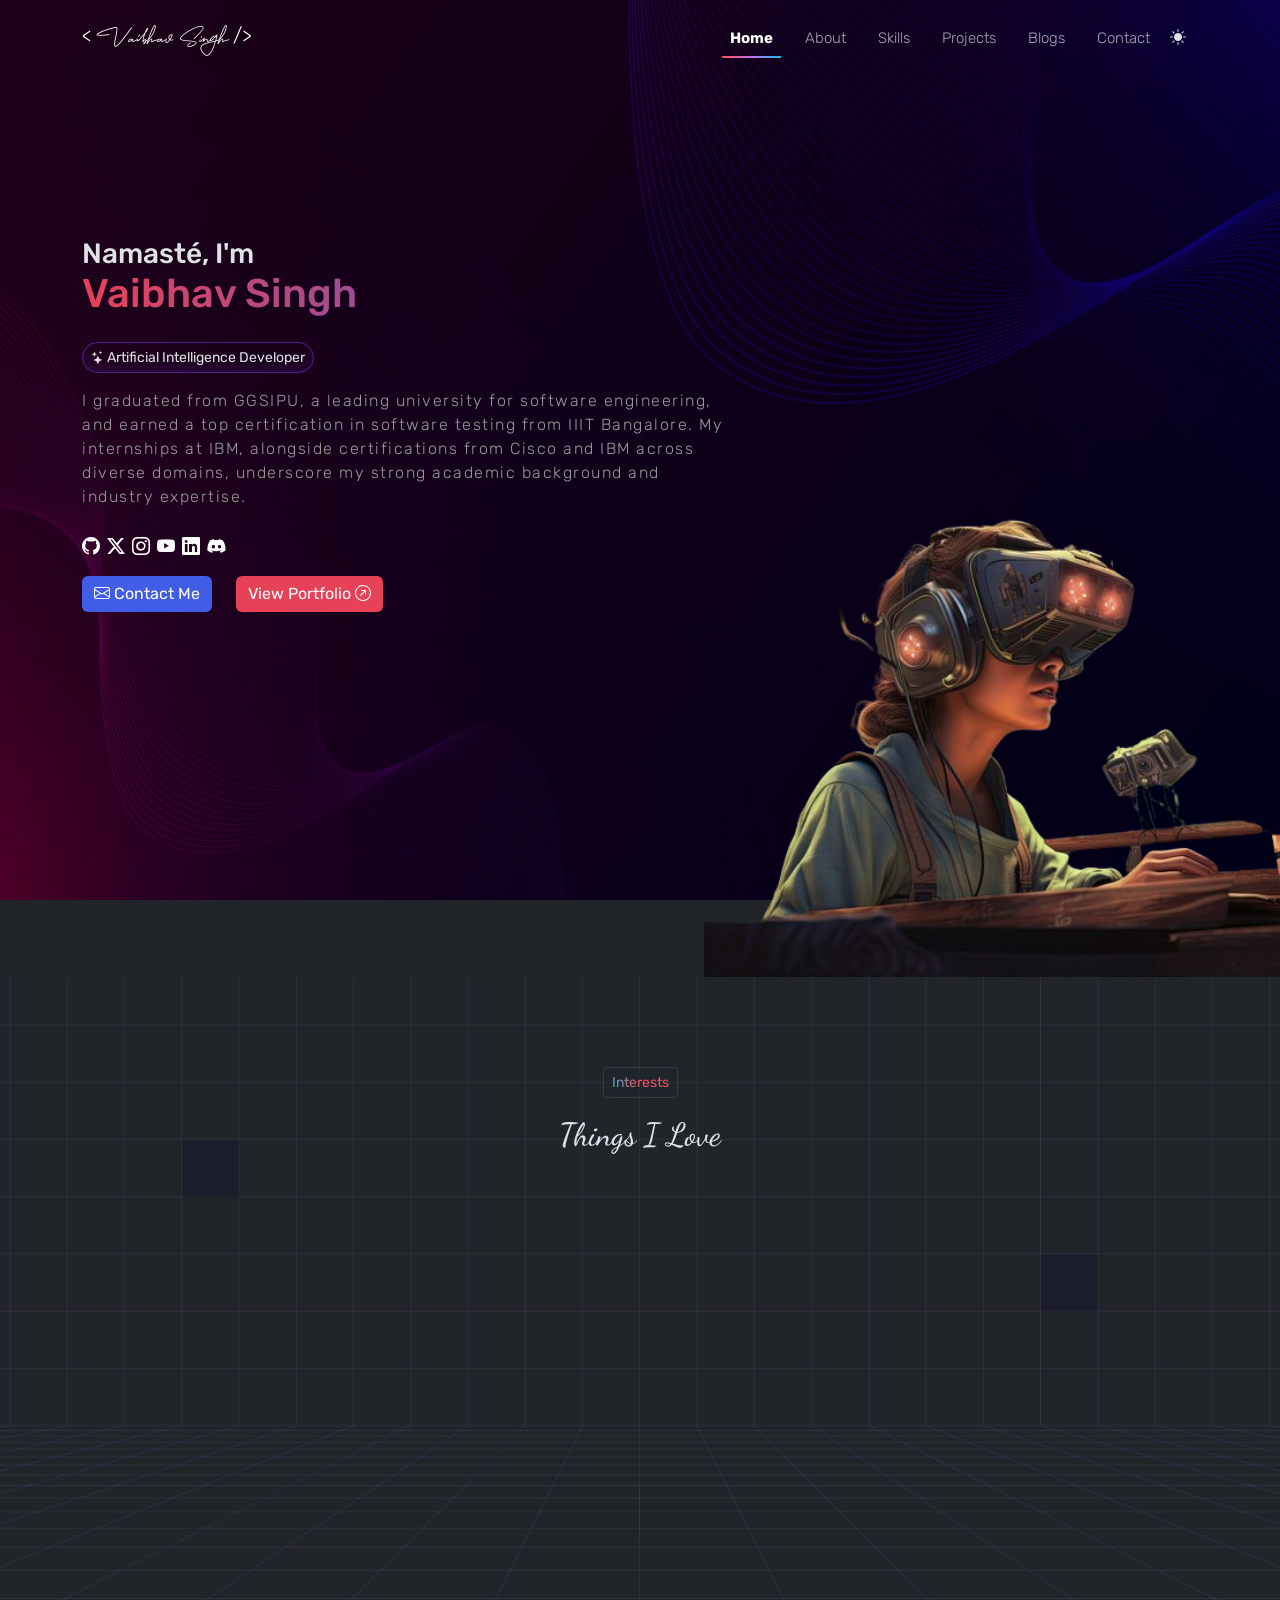
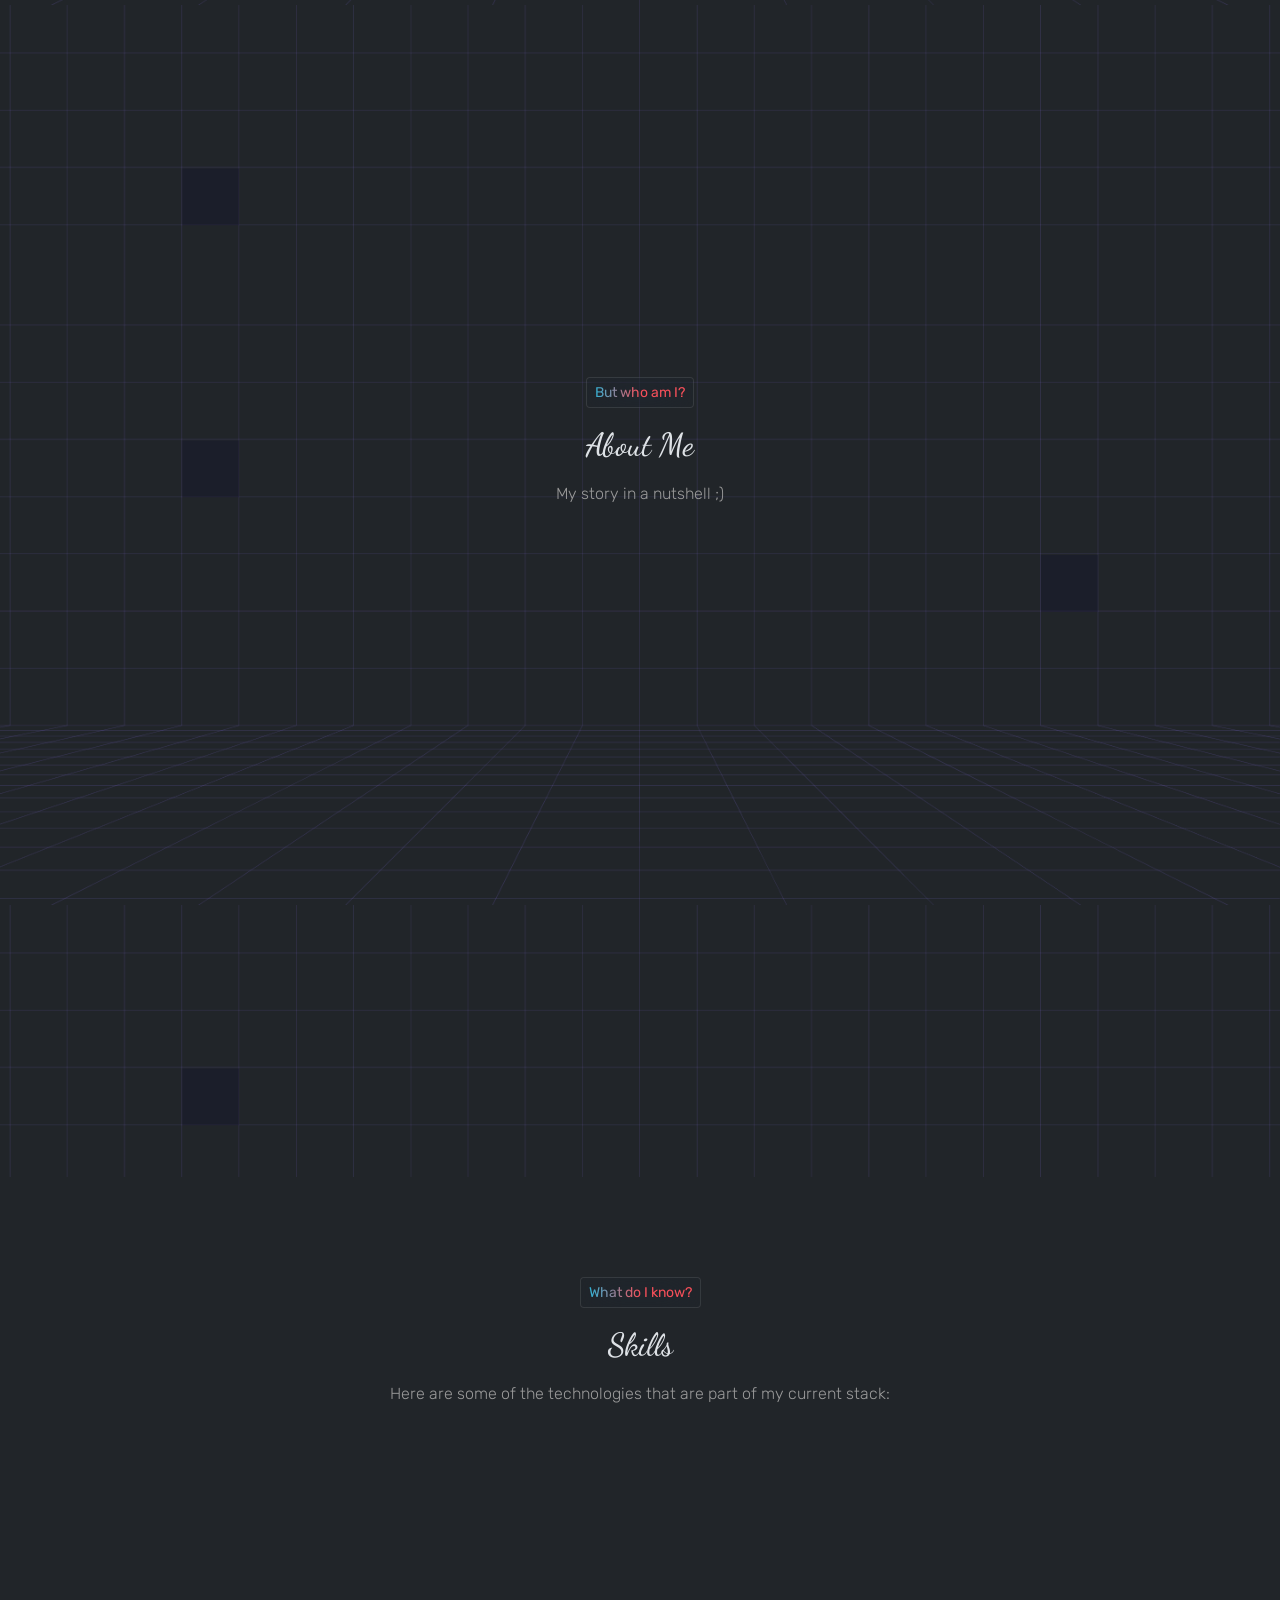
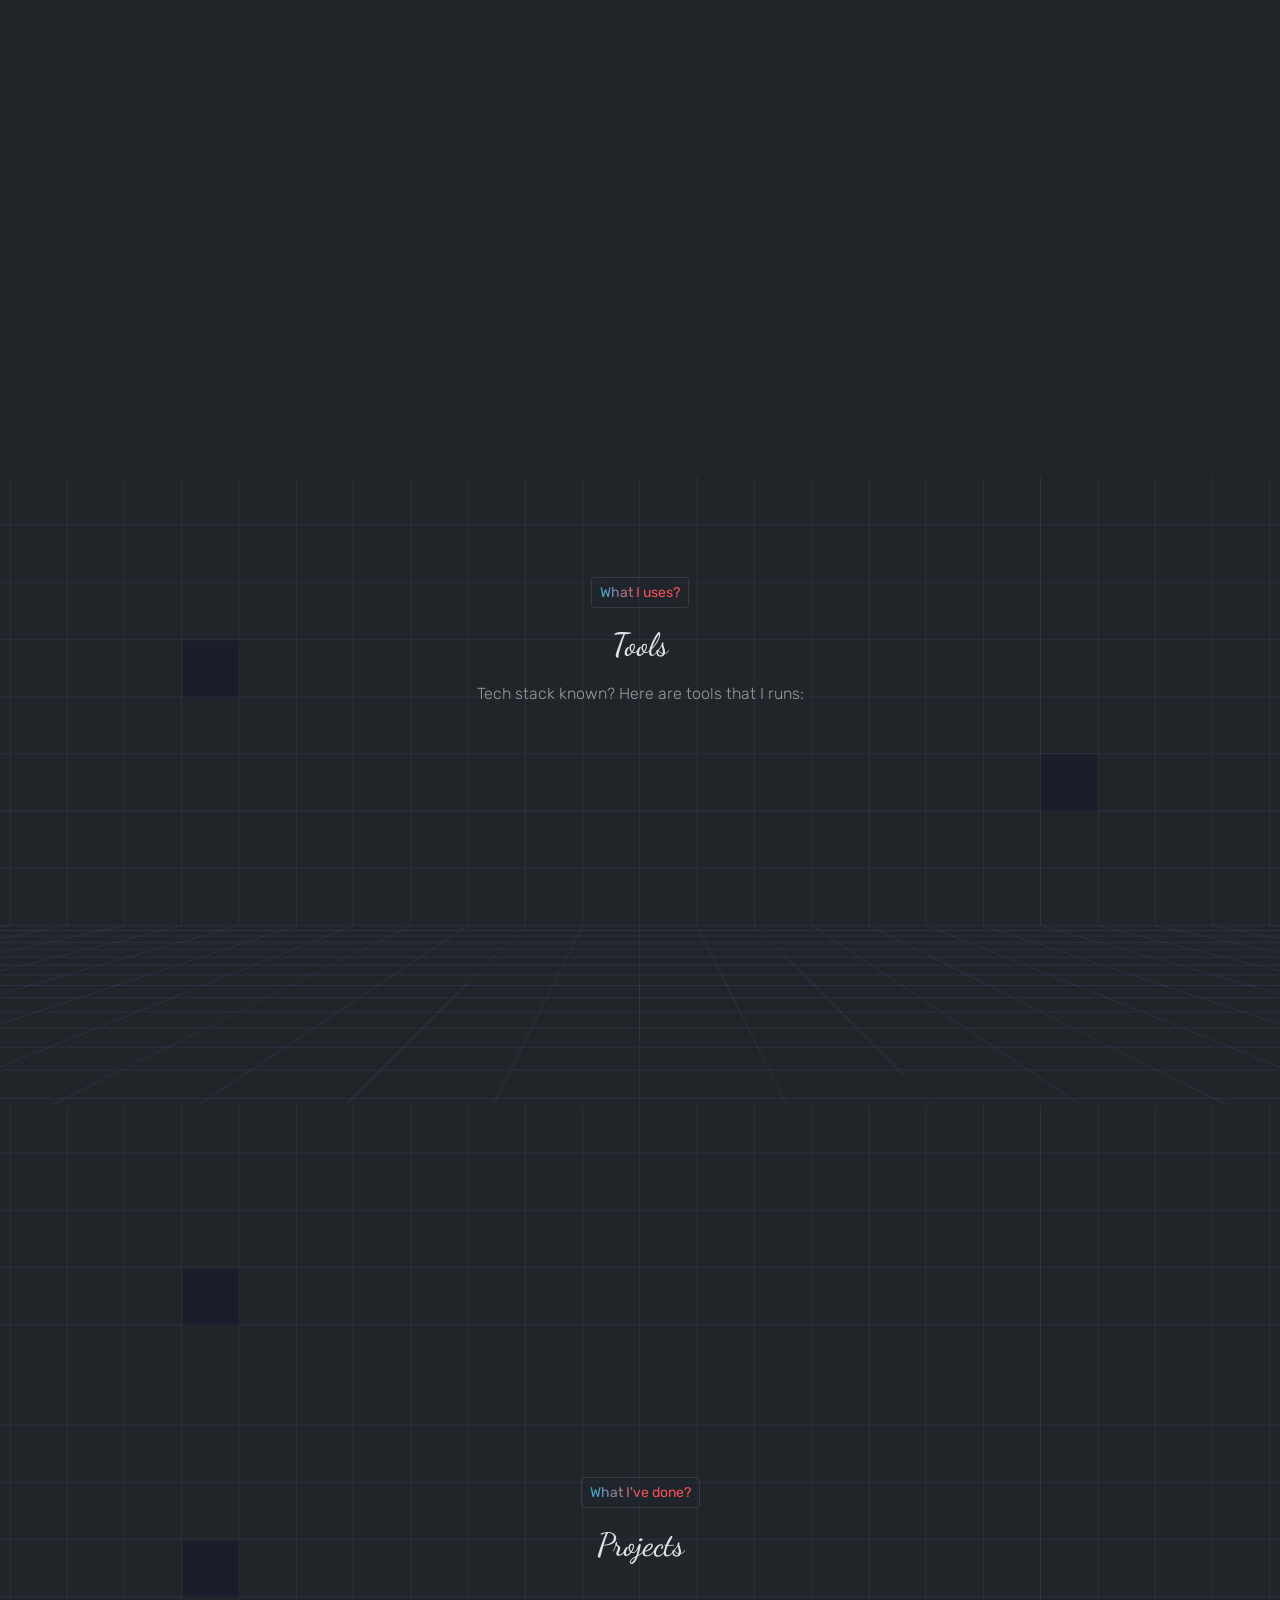
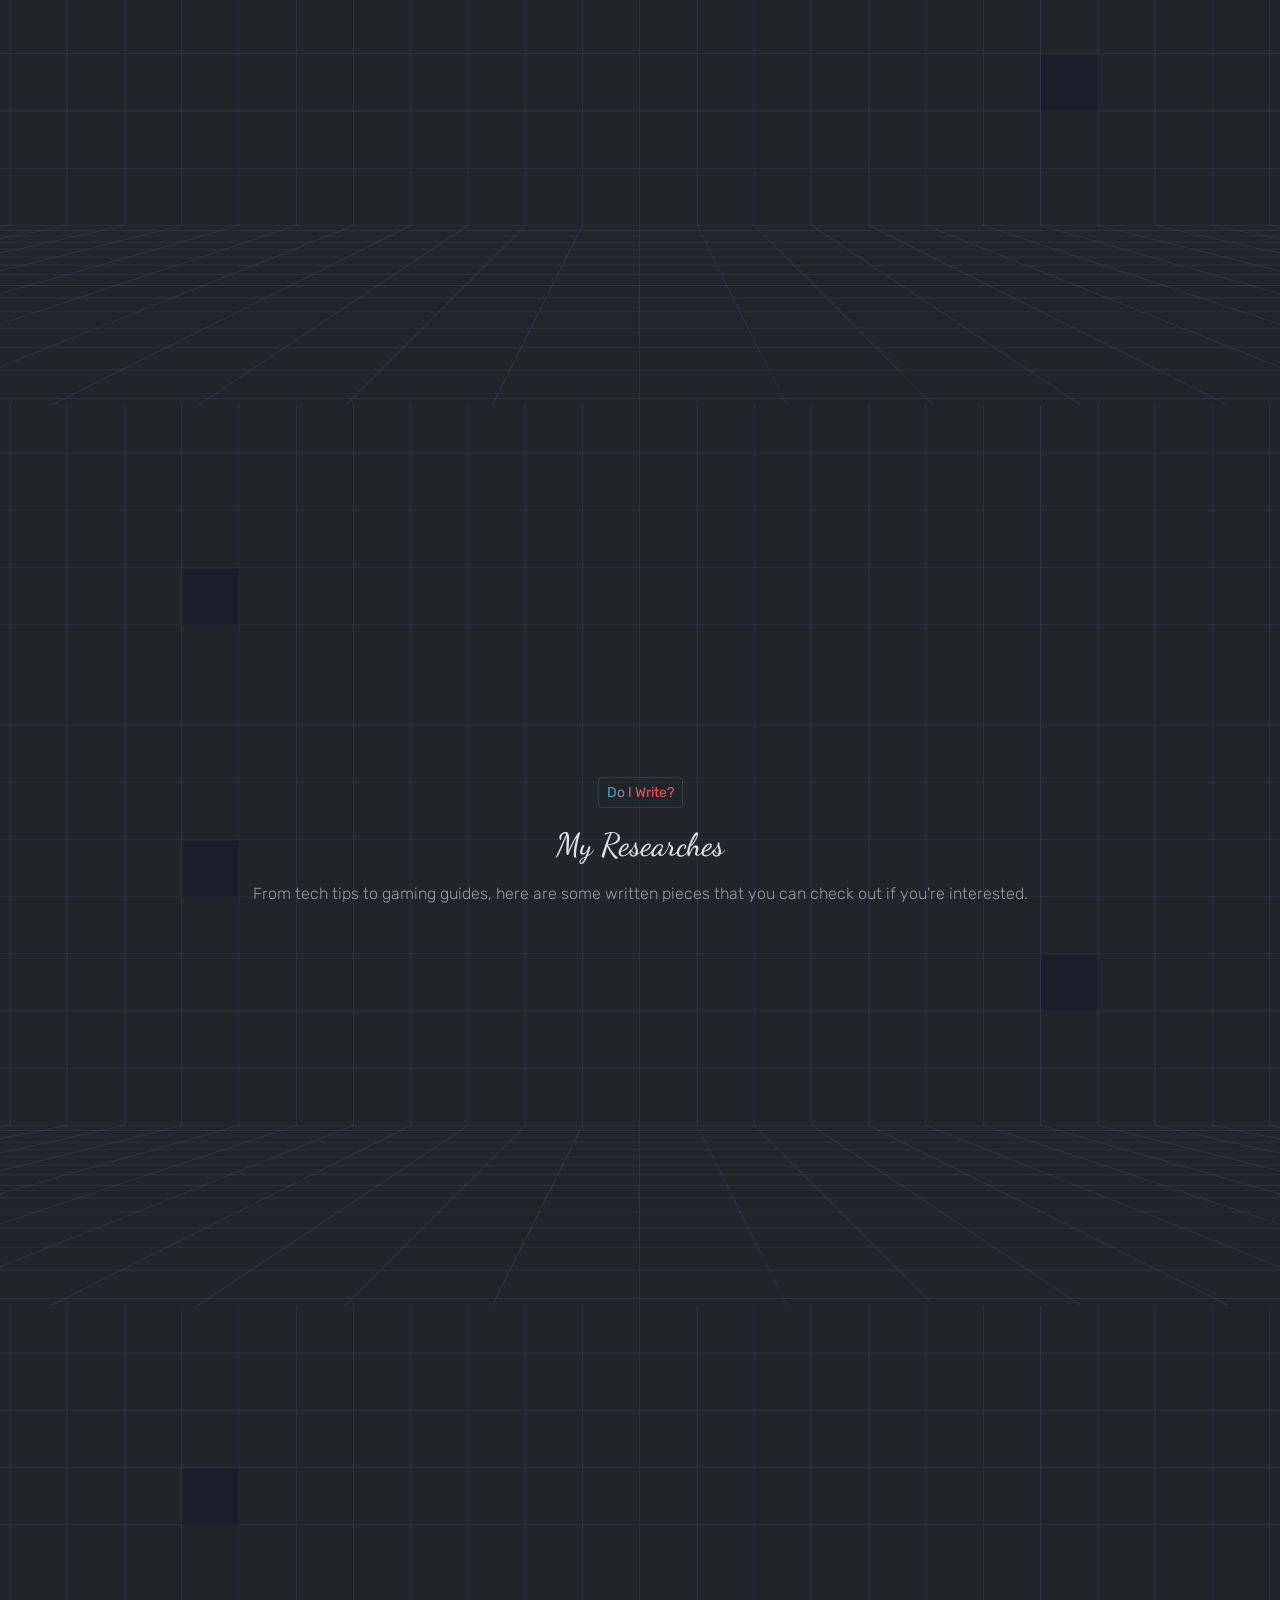
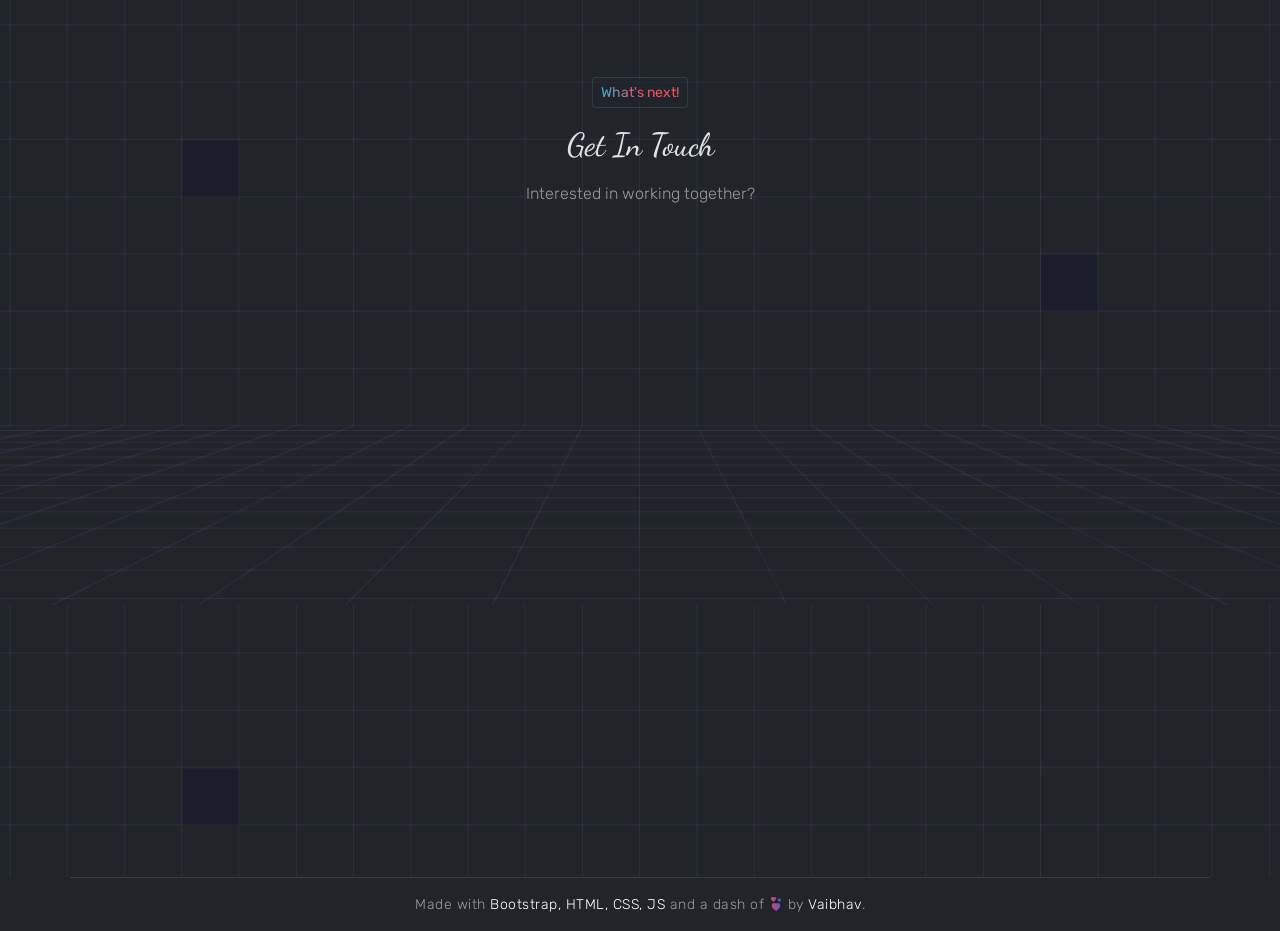
<file: index.html>
<!DOCTYPE html>
<html lang="en">
<head>
    <meta charset="UTF-8">
    <meta name="viewport" content="width=device-width, initial-scale=1.0">

    <!-- Primary Meta Tags -->
    <title>Vaibhav Singh - Software Developer</title>

    <meta name="title" content="Vaibhav Singh - Frontend Web Developer">
    <meta name="description" content="Vaibhav Singh - Passionate Frontend Web Developer creating beautiful and responsive websites. Explore my portfolio and blog for tech insights.">
    <meta name="keywords" content="Vaibhav Singh, Web Developer, Frontend Developer, Portfolio, Blog, Tech Insights">
    <meta name="author" content="Vaibhav Singh">

    <!-- Open Graph Meta Tags / Facebook -->
    <meta property="og:title" content="Vaibhav Singh - Frontend Web Developer">
    <meta property="og:description" content="Passionate about crafting beautiful and responsive websites. Explore my portfolio and blog for tech insights.">
    <meta property="og:image" content="assets/images/vaibhav.png">
    <meta property="og:url" content="/">
    <meta property="og:type" content="website">

    <!-- Twitter Card Meta Tags -->
    <meta name="twitter:card" content="summary_large_image">
    <meta name="twitter:title" content="Vaibhav Singh - Frontend Web Developer">
    <meta name="twitter:description" content="Passionate about crafting beautiful and responsive websites. Explore my portfolio and blog for tech insights.">
    <meta name="twitter:image" content="assets/images/vaibhav.png">

    <!-- Favicon -->
    <link rel="icon" href="assets/images/vj.webp" type="image/x-icon">

    <!-- Google Fonts: Rubik -->
    <link rel="stylesheet" href="https://fonts.googleapis.com/css?family=Rubik&amp;display=swap">

    <!-- Stylesheets -->
    <link rel="stylesheet" href="assets/css/aos.css">
    <link rel="stylesheet" href="assets/css/owl.carousel.min.css">
    <link rel="stylesheet" href="assets/css/bootstrap.min.css">
    <link rel="stylesheet" href="assets/css/bootstrap-icons.min.css">
    <link rel="stylesheet" href="assets/css/style.css">

    <!-- Preload Important resources -->
    <link rel="preload" href="assets/css/aos.css" as="style" >
    <link rel="preload" href="assets/css/owl.carousel.min.css" as="style" >
    <link rel="preload" href="assets/css/bootstrap.min.css" as="style" />
    <link rel="preload" href="assets/css/bootstrap-icons.min.css" as="style" />
    <link rel="preload" href="assets/css/style.css" as="style" />

    <!-- MS-Clarity Analytics -->
    <script type="text/javascript">
    (function(c,l,a,r,i,t,y){
        c[a]=c[a]||function(){(c[a].q=c[a].q||[]).push(arguments)};
        t=l.createElement(r);t.async=1;t.src="https://www.clarity.ms/tag/"+i;
        y=l.getElementsByTagName(r)[0];y.parentNode.insertBefore(t,y);
    })(window, document, "clarity", "script", "ld2h640kif");
    </script>

</head>

<body data-bs-theme="dark" data-bs-spy="scroll" data-bs-target="#navbar">

    <!-- Preloader -->
    <div id="preloader"></div>
    
    <!-- Header -->
    <header id="header">
        <nav id="navbar" class="navbar navbar-expand-md">
            <div class="container">
                <a href="/" class="navbar-brand logo">
                    <span><</span>
                    <span class="logo-name">Vaibhav Singh</span>
                    <span>/></span>
                </a>
                <div class="offcanvas offcanvas-end" tabindex="-1" id="offcanvasNavbar" aria-labelledby="offcanvasNavbarMenu">
                    <div class="offcanvas-header">
                        <a href="/" class="offcanvas-title navbar-brand logo" id="offcanvasNavbarMenu" data-aos="fade-down" data-aos-delay="600">
                            <span><</span>
                            <span class="logo-name">Vaibhav Singh</span>
                            <span>/></span>
                        </a>
                        <button type="button" class="navbar-toggler" data-bs-dismiss="offcanvas" aria-label="Close Navigation Menu"><i class="bi bi-x toggle-icon"></i></button>
                    </div>
                    <div class="offcanvas-body">
                        <ul class="navbar-nav nav-underline justify-content-end flex-grow-1">
                            <li class="nav-item" data-aos="fade-down" data-aos-delay="500" data-bs-dismiss="offcanvas"><a href="#hero" class="nav-link active" aria-current="page">Home</a></li>
                            <li class="nav-item" data-aos="fade-down" data-aos-delay="600" data-bs-dismiss="offcanvas"><a href="#about" class="nav-link">About</a></li>
                            <li class="nav-item" data-aos="fade-down" data-aos-delay="700" data-bs-dismiss="offcanvas" ><a href="#skills" class="nav-link">Skills</a></li>
                            <li class="nav-item" data-aos="fade-down" data-aos-delay="800" data-bs-dismiss="offcanvas"><a href="#projects" class="nav-link">Projects</a></li>
                            <li class="nav-item" data-aos="fade-down" data-aos-delay="900" data-bs-dismiss="offcanvas"><a href="#blogs" class="nav-link">Blogs</a></li>
                            <li class="nav-item" data-aos="fade-down" data-aos-delay="1000" data-bs-dismiss="offcanvas"><a href="#contact" class="nav-link">Contact</a></li>
                        </ul>
                    </div>
                </div>
                <button class="btn border-0" id="switchTheme" data-aos="fade-down" data-aos-delay="600"><i class="bi bi-brightness-high-fill"></i></button>
                <button class="navbar-toggler border-0" type="button" data-bs-toggle="offcanvas" data-bs-target="#offcanvasNavbar" aria-controls="offcanvasNavbar" aria-label="Toggle Navigation Menu" data-aos="fade-down" data-aos-delay="600"><i class="bi bi-list toggle-icon"></i></button>
            </div>
        </nav>
    </header>

    <!-- Hero -->
    <section id="hero">
        <div class="container">     
            <div class="row about-content">
                <div class="col-lg-5 order-lg-2">
                    <div class="hero-portrait">
                        <div class="pic" data-aos="fade-up" data-aos-delay="600"></div>
                    </div>
                </div>
                <div class="col-lg-7 order-lg-1 hero-content">
                    <span class="h3" data-aos="fade-up" data-aos-delay="0">Namasté, I'm</span>
                    <h1 class="name" data-aos="fade-up" data-aos-delay="200"><span>Vaibhav Singh</h1>
                    <button type="button" class="btn btn-sm mt-3 mb-3 btn-showcase"  data-aos="fade-up" data-aos-delay="400"><i class="bi bi-stars"></i> Artificial Intelligence Developer</button>
                    <p class="tagline mb-3" data-aos="fade-up" data-aos-delay="600">I graduated from GGSIPU, a leading university for software engineering, and earned a top certification in software testing from IIIT Bangalore. My internships at IBM, alongside certifications from Cisco and IBM across diverse domains, underscore my strong academic background and industry expertise. </p>
                    <div class="social-icons pb-2 pt-2 mb-2">
                        <a href="https://github.com/vaibhav90singh" target="_blank" class="github" data-aos="fade-up" data-aos-delay="620"><i class="bi bi-github"></i></a>
                        <a href="" target="_blank" class="twitter-x" data-aos="fade-up" data-aos-delay="64 0"><i class="bi bi-twitter-x"></i></a>
                        <a href="" target="_blank" class="instagram" data-aos="fade-up" data-aos-delay="660"><i class="bi bi-instagram"></i></a>
                        <a href="" target="_blank" class="youtube" data-aos="fade-up" data-aos-delay="680"><i class="bi bi-youtube"></i></a>
                        <a href="https://www.linkedin.com/itsVaibhavsingh/" target="_blank" class="linkedin" data-aos="fade-up" data-aos-delay="690"><i class="bi bi-linkedin"></i></a>
                        <a href="" target="_blank" class="discord" data-aos="fade-up" data-aos-delay="690"><i class="bi bi-discord"></i></a>
                    </div>
                    <div class="d-flex call-to-action">
                        <a href="https://www.linkedin.com/in/vaibhavsingh001/" data-aos="fade-up" data-aos-delay="700"><button type="button" class="btn me-4 primary-bg-btn"><i class="bi bi-envelope"></i> Contact Me</button></a>
                        <a href="https://drive.google.com/file/d/1_V6zodzS0ath3N14T6ukWExabCAfDUYB/view?usp=sharing" data-aos="fade-up" data-aos-delay="800"><button type="button" class="btn btn-light secondary-bg-btn">View Portfolio <i class="bi bi-arrow-up-right-circle"></i></button></a>
                    </div>                    
                </div>
            </div>
        </div>
    </section>

    <!-- Things I Love -->
    <section id="things-i-love">
        <div class="container">
            <h6 class="text-center"><span class="btn btn-sm theme-button theme-text">Interests</span></h6>
            <h2 class="section-heading text-center">Things I Love</h2>
            <div class="row justify-content-center pt-3 gy-4">
                <div class="col-lg-4 col-md-6" data-aos="fade-up" >
                    <div class="card">
                        <div class="circle-container">
                            <div class="circle"><i class="bi bi-droplet-half"></i></div>
                        </div>
                        <div class="card-body">
                            <p class="card-title">Game Development</p>
                            <p class="card-text">I am deeply engaged in the world of game development, leveraging tools like Unity, Blender, and exploring the advanced features of Unreal Engine 5. My passion lies in creating immersive experiences and pushing the boundaries of interactive storytelling through cutting-edge technology.</p>
                        </div>
                    </div>
                </div>
                <div class="col-lg-4 col-md-6" data-aos="fade-up" >
                    <div class="card">
                        <div class="circle-container">
                            <div class="circle"><i class="bi bi-code-slash"></i></i></div>
                        </div>
                        <div class="card-body">
                            <p class="card-title">Artificial Intelligence</p>
                            <p class="card-text">My fascination with artificial intelligence drives me to explore platforms such as IBM Watson and TensorFlow. I specialize in developing chatbots and harnessing the power of machine learning and deep learning algorithms using Python. I am dedicated to applying AI to solve complex problems and enhance user experiences.</p>
                        </div>
                    </div>
                </div>
                <div class="col-lg-4 col-md-6" data-aos="fade-up" >
                    <div class="card">
                        <div class="circle-container">
                            <div class="circle"><i class="bi bi-cup-hot"></i></div>
                        </div>
                        <div class="card-body">
                            <p class="card-title">Internet of Things</p>
                            <p class="card-text">In the realm of IoT, I thrive on using Arduino Uno and Arduino IDE to prototype and build smart devices. Proficient in C/C++ programming, I focus on automation and optimizing networking solutions to create interconnected systems that enhance efficiency and connectivity in diverse environments.



                            </p>
                        </div>
                    </div>
                </div>
            </div>
        </div>
    </section>


    <!-- About Me -->
    <section id="about">
        <div class="container">
            <h6 class="text-center"><span class="btn btn-sm theme-button theme-text">But who am I?</span></h6>
            <h2 class="section-heading text-center">About Me</h2>
            <p class="text-center muted-text mt-3 mb-4">My story in a nutshell ;)</p>
            <div class="row justify-content-center" data-aos="fade-down" data-aos-delay="200">
                <div class="col-lg-5 about-portrait">
                    <img src="assets/images/potraitt.jpeg" class="img-fluid pic" alt="About Me Portrait">
                </div>
                <div class="col-lg-7">
                    <p class="bio">
                        I completed my Bachelor's in Computer Application from Guru Gobind Singh Indraprastha University (GGSIPU), Delhi, a well-regarded state university known for its engineering programs. My schooling, encompassing both class 10 and 12, was under the CBSE board. 
<br></br>
During my academic journey, I gained valuable experience through diverse internships. This included a winter internship focused on computational neurology and a summer internship at IBM, where I worked extensively on AI and cloud technologies. I also interned at several prestigious companies such as CodeClause, Let's Grow More, and CodeSoft. 
<br></br>
Notably, I was selected to join the software automation team at NVIDIA in Taiwan City. My practical projects in Android Studio, IoT, and Arduino reflect my hands-on approach and passion for exploring new technologies.</p>
                </div>
            </div>
        </div>
    </section>

    <!-- Skills -->
    <section id="skills">
        <div class="container">
            <h6 class="text-center"><span class="btn btn-sm theme-button theme-text">What do I know?</span></h6>
            <h2 class="section-heading text-center">Skills</h2>
            <p class="text-center muted-text mt-3 mb-4">Here are some of the technologies that are part of my current stack:</p>
            <div class="row justify-content-center row-cols-2 row-cols-md-3 row-cols-lg-6 mt-4 gy-4 skills-container" data-aos="fade-up" data-aos-delay="200">
                <div class="col">
                    <div class="skill">
                        <img class="skill-image" src="assets/images/skills/C.svg" alt="HTML">
                        <p class="skill-name">C</p>
                    </div>
                </div>
                <div class="col">
                    <div class="skill">
                        <img class="skill-image" src="assets/images/skills/c--4.svg" alt="CSS"/>
                        <p class="skill-name">C++</p>
                    </div>
                </div>
                <div class="col">
                    <div class="skill">
                        <img class="skill-image" src="assets/images/skills/java.svg" alt="JavaScript">
                        <p class="skill-name">Java</p>
                    </div>
                </div>
                <div class="col">
                    <div class="skill">
                        <img class="skill-image" src="assets/images/skills/Python.svg" alt="NodeJS">
                        <p class="skill-name">Python</p>
                    </div>
                </div>
                <div class="col">
                    <div class="skill">
                        <img class="skill-image" src="assets/images/skills/PHP-logo.svg.png" alt="ExpressJS">
                        <p class="skill-name">PHP</p>
                    </div>
                </div>
                <div class="col">
                    <div class="skill">
                        <img class="skill-image" src="assets/images/skills/HTML.svg" alt="EJS">
                        <p class="skill-name">HTML</p>
                    </div>
                </div>
                <div class="col">
                    <div class="skill">
                        <img class="skill-image" src="assets/images/skills/CSS.svg" alt="Bootstrap">
                        <p class="skill-name">CSS</p>
                    </div>
                </div>
                <div class="col">
                    <div class="skill">
                        <img class="skill-image" src="assets/images/skills/JS.svg" alt="C">
                        <p class="skill-name">JavaScript</p>
                    </div>
                </div>
                <div class="col">
                    <div class="skill">
                        <img class="skill-image" src="assets/images/skills/microsoft-sql-server-logo.svg" alt="Python">
                        <p class="skill-name">SQL</p>
                    </div>
                </div>
                <div class="col">
                    <div class="skill">
                        <img class="skill-image" src="assets/images/skills/images.png" alt="MongoDB">
                        <p class="skill-name">Linux</p>
                    </div>
                </div>
            </div>
        </div>
    </section>

    <!-- Tools -->
    <section id="tools">
        <div class="container">
            <h6 class="text-center"><span class="btn btn-sm theme-button theme-text">What I uses?</span></h6>
            <h2 class="section-heading text-center">Tools</h2>
            <p class="text-center muted-text mt-3 mb-4">Tech stack known? Here are tools that I runs:</p>
            <div class="row justify-content-center row-cols-2 row-cols-md-3 row-cols-lg-6 mt-4 gy-4 tools-container" data-aos="fade-down" data-aos-delay="200">
                <div class="col">
                    <div class="tool">
                        <img class="tool-image" src="assets/images/tools/vscode.svg" alt="VSCode">
                        <p class="tool-name">Visual Studio</p>
                    </div>
                </div>
                <div class="col">
                    <div class="tool">
                        <img class="tool-image" src="assets/images/tools/Android_Studio_icon_(2023).svg.png" alt="Github">
                        <p class="tool-name">Android Studio</p>
                    </div>
                </div>
                <div class="col">
                    <div class="tool">
                        <img class="tool-image" src="assets/images/tools/argouml-logo.png" alt="Canva">
                        <p class="tool-name">Argo UML</p>
                    </div>
                </div>
                <div class="col">
                    <div class="tool">
                        <img class="tool-image" src="assets/images/tools/png-transparent-arduino-hd-logo.png" alt="Figma">
                        <p class="tool-name">Arduino</p>
                    </div>
                </div>
                <div class="col">
                    <div class="tool">
                        <img class="tool-image" src="assets/images/tools/ChatGPT.svg" alt="ChatGPT">
                        <p class="tool-name">ChatGPT</p>
                    </div>
                </div>
                <div class="col">
                    <div class="tool">
                        <img class="tool-image" src="assets/images/tools/canva.svg" alt="Gemini">
                        <p class="tool-name">Canva</p>
                    </div>
                </div>
            </div>
        </div>
    </section>

    <!-- Timelines 
    <section id="timelines">
        <div class="container">
            <h6 class="text-center"><span class="btn btn-sm theme-button theme-text">What am Doing?</span></h6>
            <h2 class="section-heading text-center">Timelines</h2>
            <div class="row justify-content-center row-cols-2 row-cols-md-3 row-cols-lg-6 skills-container">
                <div class="col">
                </div>
            </div>
        </div>
    </section> -->
            

    <!-- Projects -->
    <section id="projects">
        <div class="container">
            <h6 class="text-center"><span class="btn btn-sm theme-button theme-text">What I've done?</span></h6>
            <h2 class="section-heading text-center">Projects</h2>
            <div class="row justify-content-center mt-4 gy-4" data-aos="fade-up" data-aos-delay="200">
                <div class="col-lg-4 col-md-6">
                    <div class="card project-card">
                        <div class="card-body">
                            <div class="d-flex align-items-center">
                                <div class="col-2">
                                    <img src="assets/images/projects/AgroTrade.png" class="img-fluid icon" alt="PfpFinder Logo">
                                </div>
                                <div class="col-7 p-0">
                                    <a href="" class="card-title title" target="_blank">Tonerland - Order Management System</a>
                                    <p class="stacks m-0">Java | Android Studio </p>
                                </div>
                                <div class="col-3 align-middle">
                                    <a href="" class="btn btn-sm primary-bg-btn rounded-5" target="_blank">Visit <i class="bi bi-arrow-up-right-circle-fill"></i></a>
                                </div>
                            </div>
                        </div>
                        <div class="description-container">
                            <p class="description">Harmonizes agricultural commerce by connecting farmers, vendors, and transporters.</p>
                        </div>
                        <div class="banner-container">
                            <div class="overlay">
                                <a href="" class="btn" target="_blank"><i class="bi bi-arrow-up-right-circle-fill"></i></a>
                            </div>
                            <img src="assets/images/projects/gradient-ui-ux-background_23-2149065783.avif" class="card-img-top banner" alt="PfpFinder Banner">
                        </div>
                    </div>
                </div>

                <div class="col-lg-4 col-md-6">
                    <div class="card project-card">
                        <div class="card-body">
                            <div class="d-flex align-items-center">
                                <div class="col-2">
                                    <img src="assets/images/projects/ARDUINO.png" class="img-fluid icon" alt="BikeKart Template Logo">
                                </div>
                                <div class="col-7 p-0">
                                    <a href="" class="card-title title" target="_blank">Salesworx - Customer Relationship Management System Software</a>
                                    <p class="stacks m-0">GPS | IOT | Arduino</p>
                                </div>
                                <div class="col-3 align-middle">
                                    <a href="" class="btn btn-sm primary-bg-btn rounded-5" target="_blank">Visit <i class="bi bi-arrow-up-right-circle-fill"></i></a>
                                </div>
                            </div>
                        </div>
                        <div class="description-container">
                            <p class="description">The state-of-the-art in GPS-based anti-theft systems. It explores the evolution of GPS.</p>
                        </div>
                        <div class="banner-container">
                            <div class="overlay">
                                <a href="" class="btn" target="_blank"><i class="bi bi-arrow-up-right-circle-fill"></i></a>
                            </div>
                            <img src="assets/images/projects/istockphoto-1392063064-170667a.webp" class="card-img-top banner" alt="BikeKart Banner">
                        </div>
                    </div>
                </div>

                <div class="col-lg-4 col-md-6">
                    <div class="card project-card cursor-not-allowed">
                        <div class="card-body ">
                            <div class="d-flex align-items-center">
                                <div class="col-2">
                                    <img src="assets/images/projects/Gourmet.png" class="img-fluid icon" alt="SimplCalc Icon">
                                </div>
                                <div class="col-7 p-0">
                                    <span class="card-title title">Tripzetta - Travel Management System</span>
                                    <p class="stacks m-0">HTML | CSS | JS</p>
                                </div>
                                <div class="col-3 align-middle">
                                    <a href="" class="btn btn-sm primary-bg-btn rounded-5" target="_blank">Visit <i class="bi bi-arrow-up-right-circle-fill"></i></a>
                                </div>
                            </div>
                        </div>
                        <div class="description-container">
                            <p class="description">Culinary sophistication and digital finesse! Embark on the creation of an exquisite restaurant.</p>
                        </div>
                        <div class="banner-container cursor-not-allowed">
                            <div class="overlay">
                                <i class="bi bi-hourglass-split"></i>
                            </div>
                            <img src="assets/images/projects/feane-1.png" class="card-img-top banner" alt="SimplCalc Banner">
                        </div>
                    </div>
                </div>
            </div>
        </div>
    </section>

    <!-- Testimonials 
    <section id="testimonials">
        <div class="container">
            <h6 class="text-center"><span class="btn btn-sm theme-button theme-text">What they Think?</span></h6>
            <h2 class="section-heading text-center">Experiences</h2>
            <p class="text-center muted-text mt-3 mb-4">What do my friends and clients say about me.</p>
            <div class="row mt-4 gy-4" data-aos="fade-down" data-aos-delay="200">
                <div class="col-md-12">
                    <div id="testimonial-slider" class="owl-carousel">
                        <div class="testimonial">
                            <p class="description">
                                Your brilliance is truly inspiring. You bring so much positivity and creativity wherever you go. Keep shining brightly! Working with you has been always an incredible experience.
                            </p>
                            <div class="pic">
                                <img src="/assets/images/testimonials/Moinudeen.webp" alt="Moinudeen Pic">
                            </div>
                            <div class="detail">
                                <h4 class="name">Moinudeen</h4>
                                <small class="role" >Programmer</small>
                            </div>
                        </div>
         
                        <div class="testimonial">
                            <p class="description">
                                Bro, I admire your hard work. Your efforts speak volumes about you. You're amazing! Much love, bro! 🤜🤛
                            </p>
                            <div class="pic">
                                <img src="/assets/images/testimonials/Nadeem.webp" alt="Nadeem Pic">
                            </div>
                            <div class="detail">
                                <h4 class="name">Nadeem</h4>
                                <small class="role">Friend</small>
                            </div>
                        </div>

                       <div class="testimonial">
                            <p class="description">
                                Vaibhav's commitment and hard work shine through in everything he does.
                            </p>
                            <div class="pic">
                                <img src="/assets/images/testimonials/J.svg" alt="Jwala Pratap Pic" class="">
                            </div>
                            <div class="detail">
                                <h4 class="name">Jwala Pratap</h4>
                                <small class="role">Web Developer</small>
                            </div>
                        </div>

                        <div class="testimonial">
                            <p class="description">
                                Working with Vaibhav has been an incredible experience. His dedication in web development truly shine through his work. He has a remarkable ability to turn ideas into reality & crafting websites that exceed expectations.
                            </p>
                            <div class="pic">
                                <img src="/assets/images/testimonials/Rahul.webp" alt="Rahul Pic">
                            </div>
                            <div class="detail">
                                <h4 class="name">Rahul Sharma</h4>
                                <small class="role">Software Developer</small>
                            </div>
                        </div>
                    </div>
                </div>
            </div>
        </div>
    </section>
-->
    <!-- Blogs -->
    <section id="blogs">
        <div class="container">
            <h6 class="text-center"><span class="btn btn-sm theme-button theme-text">Do I Write?</span></h6>
            <h2 class="section-heading text-center">My Researches</h2>
            <p class="text-center muted-text mt-3 mb-4">From tech tips to gaming guides, here are some written pieces that you can check out if you're interested.</p>
            <div class="row justify-content-center gy-4" data-aos="fade-up" data-aos-delay="600">
                <div class="col-lg-4 col-md-6">
                    <div class="card article-card">
                        <div class="banner-container position-relative">
                            <div class="position-absolute top-0 end-0">
                                <span class="badge">PDF</span>
                            </div>
                            <img src="assets/images/neuromorphic-computing-cover-1.webp" class="card-img-top banner" alt="How to Update Township Game">
                        </div>                        
                        <div class="card-body">
                            <a href=""></a><h6 class="card-title">The Convergence of Neuromorphic Systems, Advancements, and Integration Perspectives</h6></a>
                            <p class="card-text description">Innovative integration framework that combines neuromorphic computing with traditional digital systems.</p>
                            <a href="" class="text-decoration-none" target="_blank"><span class="read-more">Read More <i class="bi bi-arrow-up-right"></i></span></a>
                        </div>
                    </div>
                </div>
                <div class="col-lg-4 col-md-6">
                    <div class="card article-card">
                        <div class="banner-container position-relative">
                            <div class="position-absolute top-0 end-0">
                                <span class="badge">PDF</span>
                            </div>
                            <img src="assets/images/download.jfif" class="card-img-top banner" alt="Most Popular Mobile Games in India">
                        </div>                        
                        <div class="card-body">
                            <a href=""></a><h6 class="card-title">
                                Dynamic Network Slicing in 5G: A Comprehensive Survey of SDN and NFV Integration, Architectures, and Emerging Challenges</h6></a>
                            <p class="card-text description">Examination of 5G network slicing through the lens of SDN and NFV.</p>
                            <a href="" class="text-decoration-none" target="_blank"><span class="read-more">Read More <i class="bi bi-arrow-up-right"></i></span></a>
                        </div>
                    </div>
                </div>
                <div class="col-lg-4 col-md-6">
                    <div class="card article-card">
                        <div class="banner-container position-relative">
                            <div class="position-absolute top-0 end-0">
                                <span class="badge">PDF</span>
                            </div>
                            <img src="assets/images/image-asset.png" class="card-img-top banner" alt="Best Discord Banners and GIFs">
                        </div>                        
                        <div class="card-body">
                            <a href=""></a><h6 class="card-title">Advanced Deep Learning Techniques for Photorealistic Image Synthesis and Manipulation</h6></a>
                            <p class="card-text description"> Forefront of advanced deep learning methodologies, specifically focusing on the utilization</p>
                            <a href="" class="text-decoration-none" target="_blank"><span class="read-more">Read More <i class="bi bi-arrow-up-right"></i></span></a>
                        </div>
                    </div>
                </div>
            </div>
        </div>
    </section>

    <!-- Contact -->
    <section id="contact">
        <div class="container">
            <h6 class="text-center"><span class="btn btn-sm theme-button theme-text">What's next!</span></h6>
            <h2 class="section-heading text-center">Get In Touch</h2>
            <p class="text-center muted-text mt-3 mb-4">Interested in working together? </p>
            <div class="row justify-content-center" data-aos="fade-down" data-aos-delay="500">
                <div class="col-lg-8">
                    <div class="contact-form">
                        <form action="#" method="POST">
                            <div class="row g-2">
                                <div class="col-md-6">
                                    <div class="form-group">
                                        <input type="text" class="form-control" id="name" name="name" placeholder="Name *" required>
                                    </div>
                                </div>
                                <div class="col-md-6">
                                    <div class="form-group">
                                        <input type="email" class="form-control" id="email" name="email" placeholder="Email *" required>
                                    </div>
                                </div>
                                <div class="col-md-12">
                                    <div class="form-group">
                                        <input type="text" class="form-control" id="subject" name="subject"  placeholder="Subject *" required>
                                    </div>
                                </div>
                                <div class="col-md-12">
                                    <div class="form-group">
                                        <textarea style="resize: none;" class="form-control" id="message" name="message" rows="5" placeholder="Your message *" required></textarea>
                                    </div>
                                </div>
                                <div class="col-md-12">
                                    <button type="submit" class="btn primary-bg-btn mt-2">Send Message <i class="bi bi-arrow-up-right"></i></button>
                                </div>
                            </div>
                        </form>
                    </div>
                </div>
            </div>
        </div>
    </section>

    <!-- Footer -->
    <footer id="footer">
        <div class="container">
            <p class="text-center copyright-text">Made with <span>Bootstrap, HTML, CSS, JS</span> and a dash of <span class="heart-icon"><i class="bi bi-hearts"></i></span> by <span>Vaibhav</span>.</p>
        </div>
    </footer>

    <button class="btn" id="backToTopButton" onclick="scrollToTop()" style="display: none;">
        <span aria-label="Back to top">
            <svg xmlns="http://www.w3.org/2000/svg" width="20" height="20" fill="currentColor" class="bi bi-arrow-up-square" viewBox="0 0 16 16">
                <path fill-rule="evenodd" d="M15 2a1 1 0 0 0-1-1H2a1 1 0 0 0-1 1v12a1 1 0 0 0 1 1h12a1 1 0 0 0 1-1zM0 2a2 2 0 0 1 2-2h12a2 2 0 0 1 2 2v12a2 2 0 0 1-2 2H2a2 2 0 0 1-2-2zm8.5 9.5a.5.5 0 0 1-1 0V5.707L5.354 7.854a.5.5 0 1 1-.708-.708l3-3a.5.5 0 0 1 .708 0l3 3a.5.5 0 0 1-.708.708L8.5 5.707z"/>
              </svg>
        </span>
    </button>

    <!-- JavaScript -->
    <script src="assets/js/aos.js" defer></script>
    <script src="assets/js/jquery-3.7.1.min.js" defer></script>
    <script src="assets/js/owl.carousel.min.js" defer></script>
    <script src="assets/js/bootstrap.min.js" defer></script>
    <script src="assets/js/script.js" defer></script>

</body>
</html>
</file>
<file: assets/css/style.css>
/*--------------------------------------------------------------
# Global Settings
--------------------------------------------------------------*/

@font-face {
    font-family: 'Agustina';
    src: url('fonts/Agustina.woff') format('woff');
}

@font-face {
    font-family: 'Dancing Script';
    src: url('fonts/DancingScript-Medium.ttf') format('truetype');
}


/* Global Variables */
:root{
    --font-family: 'Rubik', sans-serif;
    --primary-color: #415de6;
    --secondary-color: #e64157;
    --tertiary-color: #12c2e9;
    --primary-gradient-color: linear-gradient(90deg,#e64157,#415de6);
    --secondary-gradient-color: linear-gradient(to right, #12c2e9, #f64f59, #f64f59);
    --underline-gradient: linear-gradient(to left, #12c2e9, #c471ed, #f64f59);
    --vertical-gradient: linear-gradient(to top, #12c2e9, #c471ed, #f64f59);
    --transition-default: all .4s ease;
}   

body{
    font-family: var(--font-family);
    font-weight: 300;
}

a{
    color: var(--primary-color);
    text-decoration: none;
}

a:hover{
    color: var(--secondary-color);
}

/* Dark Mode */
[data-bs-theme="dark"] {
    position: relative;
    color: rgb(255, 255, 255/1);
    z-index: 0;
}

[data-bs-theme="dark"]::before {
    content: "";
    position: fixed;
    top: 0;
    left: 0;
    width: 100%;
    height: 100%;
    background: #000 url(dark-bg.webp) 50% no-repeat;
    background-size: cover;
    filter: brightness(50%);
    -webkit-filter: brightness(50%);
    z-index: -1;
}

/* Dark Mode styles */
[data-bs-theme="dark"] {
    --text-color: #fff;
    --muted-text: #9a9a9a;
    --bg-color: #212121;
    --btn-color: #fff;
    --offcanvas-bg: rgba(0,0,0,0.9);
    --offcanvas-border-color: rgba(255, 255, 255, 0.2);
}

/* Light Mode */
[data-bs-theme="light"] {
    position: relative;
    color: rgb(255, 255, 255/1);
    z-index: 0;
}

[data-bs-theme="light"]::before {
    content: "";
    position: fixed;
    top: 0;
    left: 0;
    width: 100%;
    height: 100%;
    background: #fff url(light-bg.webp) 50% no-repeat;
    background-size: cover;
    filter: brightness(90%);
    -webkit-filter: brightness(90%);
    z-index: -1;
}

/* Light Mode styles */
[data-bs-theme="light"] {
    --text-color: #000;
    --muted-text: #000;
    --bg-color: #fff;
    --btn-color: #fff;
    --offcanvas-bg: rgba(215, 215, 215, 0.9);
    --offcanvas-border-color: rgba(255, 255, 255, 0.2);
}

*::selection {
    color: var(--primary-color);
}

::-webkit-scrollbar {
    width: 5px;
    background: var(--bg-color);
}

::-webkit-scrollbar-thumb {
    border-radius: 20px;
    background: var(--vertical-gradient);
    box-shadow: inset 2px 2px 2px rgba(255, 255, 255, 0.25), inset -2px -2px -2px rgba(0,0,0,0.25);
    -webkit-box-shadow: inset 2px 2px 2px rgba(255, 255, 255, 0.25), inset -2px -2px -2px rgba(0,0,0,0.25);
}

.social-icons a{
    color: var(--text-color);
    font-size: 18px;
    margin-right: 3px;
    transition: var(--transition-default);
    -webkit-transition: var(--transition-default);
}

.social-icons a:hover{
    color: var(--primary-color);
}

.logo-name{
    font-family: 'Agustina', 'Rubik', sans-serif;
    font-size: 1.2rem;
}

.primary-bg-btn{
    color: var(--btn-color);
    background-color: var(--primary-color);
    border: none;
    transition: var(--transition-default);
    -webkit-transition: var(--transition-default);
}

.primary-bg-btn:hover{
    color: var(--text-color);
    background-color: none;
    border: 1px solid var(--bg-color);
    transform: translate(0, -0.25rem) rotate(0) skewX(0) skewY(0) scaleX(1) scaleY(1);
}

.primary-outline-btn{
    color: var(--btn-color);
    background-color: none;
    border-color: var(--primary-color);
    transition: var(--transition-default);
    -webkit-transition: var(--transition-default);
}

.primary-outline-btn:hover{
    color: var(--text-color);
    background-color: var(--primary-color);
    border: none;
    transform: translate(0, -0.25rem) rotate(0) skewX(0) skewY(0) scaleX(1) scaleY(1);
}

.secondary-bg-btn{
    color: var(--text-color);
    background-color: var(--secondary-color);
    border: none;
}

.secondary-bg-btn:hover{
    color: var(--bg-color);
    background-color: var(--text-color);
    border: 1px solid var(--bg-color);
    transform: translate(0, -0.25rem) rotate(0) skewX(0) skewY(0) scaleX(1) scaleY(1);
}

.tertiary-bg-btn{
    color: var(--text-color);
    background-color: var(--tertiary-color);
    border: none;
    transform: translate(0, -0.25rem) rotate(0) skewX(0) skewY(0) scaleX(1) scaleY(1);
}

.tertiary-bg-btn:hover{
    color: var(--bg-color);
    background-color: var(--text-color);
    border: 1px solid var(--bg-color);
}

.in-progress{
    text-wrap: nowrap;
    background-color: rgba(255, 156, 9, 0.15);
    color: rgb(255, 156, 9);
}

.underline{
    position: relative;
}

.underline::after {
    content: "";
    position: absolute;
    bottom: 0;
    left: 0;
    width: 100%;
    height: 2px;
    background-image: var(--underline-gradient);
}

.underline:hover {
    color: var(--secondary-color);
}

.theme-button{
    border-radius: 4px;
    background: rgba(255, 255, 255, 0.08);
    border: 1px solid rgba(255, 255, 255, 0.1);
    backdrop-filter: saturate(180%) blur(20px);
    -webkit-backdrop-filter: saturate(180%) blur(20px);
}

.theme-text{
    background: var(--secondary-gradient-color);
    -webkit-background-clip: text;
    -webkit-text-fill-color: transparent;
}

.section-heading{
    font-family: 'Dancing Script',var(--font-family);
    margin: 18px 0px;
}

.cursor-not-allowed{
    cursor: not-allowed!important;
}

.muted-text{
    color: var(--muted-text);
}

/* Preloader */
#preloader {
    position: fixed;
    z-index: 99;
    top: 0;
    right: 0;
    bottom: 0;
    left: 0;
    display: block;
    backdrop-filter: blur(20px);
    -webkit-backdrop-filter: blur(20px);
    animation: fadeOutPreloader 1s linear 1s forwards;
    -webkit-animation: fadeOutPreloader 1s linear 1s forwards;
}

@keyframes fadeOutPreloader {
    to {
        opacity: 0;
        visibility: hidden;
    }
}

/*--------------------------------------------------------------
# Header Section
--------------------------------------------------------------*/

#header{
    background: transparent;
    transition: top 0.5s ease;
    -webkit-transition: top 0.5s ease;
}

.fixed-top{
    backdrop-filter: blur(20px);
    -webkit-backdrop-filter: blur(20px);
}

    @media (max-width: 767px) {
        #switchTheme{
            display: flex;
            justify-content: end;
            flex-grow: 1;
        }
    }

#header .navbar{
    backdrop-filter: 20px;
    -webkit-backdrop-filter: 20px;
    padding: 15px 0;
}

.navbar .toggle-icon{
    color: var(--text-color);
    font-size: 28px;
}

.navbar-toggler:focus {
    box-shadow: none;
    -webkit-box-shadow: none;
}

.offcanvas{
    background-color: var(--offcanvas-bg);
}

.offcanvas.show ul {
    position: absolute;
    justify-content: flex-start!important;
    top: 76.9px;
    left: 15px;
    right: 15px;
    bottom: 15px; 
    padding: 10px 15px;
    transition: none;
    -webkit-transition: none;
    border: 2px solid var(--offcanvas-border-color);
}

.fixedHeaderNavbar{
    position: fixed;
    height: 100vh;
}

.navbar-nav > li > .nav-link {
    position: relative;
    font-size: 15px;
    border-bottom: none;
    transition: width 0.35s ease;
    -webkit-transition: width 0.35s ease;
}

.navbar-nav > li > .nav-link.active::after {
    content: "";
    position: absolute;
    bottom: 0;
    left: 0;
    width: 100%;
    height: 2px;
    background-image: var(--underline-gradient);
}

.navbar-nav > li > .nav-link::after {
    content: "";
    position: absolute;
    bottom: 0;
    left: 0;
    width: 0;
    height: 2px;
    background-image: var(--underline-gradient);
    transition: width 0.35s ease;
    -webkit-transition: width 0.35s ease;
}

.navbar-nav > li > .nav-link:hover::after {
    width: 100%;
}

/*--------------------------------------------------------------
# Hero Section
--------------------------------------------------------------*/

#hero {
    position: relative;
    padding: 160px 0px 50px 0px;
    min-height: 100vh;
}

#hero .name {
    background: var(--primary-gradient-color);
    color: transparent;
    background-clip: text;
    -webkit-background-clip: text;
}

#hero .btn-showcase {
    border-radius: 32px;
    border-color: #7042f88b;
    border-width: 1px;
    backdrop-filter: blur(6px); 
    -webkit-backdrop-filter: blur(6px); 
    box-shadow: inset 0 -7px 11px rgba(141, 53, 229, .136);
    -webkit-box-shadow: inset 0 -7px 11px rgba(141, 53, 229, .136);
    transition: box-shadow .45s cubic-bezier(.6,.6,0,1);
    -webkit-transition: box-shadow .45s cubic-bezier(.6,.6,0,1);
}

#hero .btn-showcase i {
    font-size: 13px;
}

#hero .btn-showcase:hover {
    box-shadow: inset 0 -7px 11px rgba(141, 53, 229, .536);
}

#hero .badge-button {
    margin-bottom: 15px;
}

#hero .tagline {
    letter-spacing: 1.5px;
    color: var(--muted-text);
}

.hero-portrait .pic {
    position: absolute;
    right: 0;
    top: 0;
    bottom: 0;
    width: 45vw;
    background-size: contain;
    background-position: bottom;
    background-repeat: no-repeat;
    background-image: url(international-day-education-futuristic-style-with-student-headgear_23-2150998715-removebg-preview\ \(1\).png);
}

@media (max-width: 576px) {
    #hero {
        padding: 35px 0px 0px 0px;
    }

    .hero-portrait {
        position: relative;
        overflow: hidden;
        width: 100%;
        max-width: 170px;
        height: 170px;
        max-height: 170px;
        margin: 0 auto;
        border: solid 3px transparent;
        border-radius: 50%;
        background-image: var(--primary-gradient-color), radial-gradient(circle at top left, var(--primary-color),var(--secondary-color));;
        background-origin: border-box;
        background-clip: content-box, border-box;
    }

    .hero-portrait .pic {
        width: 100%;
        background-size: cover;
        background-position: center;
        background-repeat: no-repeat;
        background-image: url(international-day-education-futuristic-style-with-student-headgear_23-2150998715-removebg-preview\ \(1\).png);
    }

    .hero-content{
        margin-top: 35px;
    }

    #hero .btn-showcase {
        font-size: 12px;
    }

    #hero .tagline {
        font-size: 14px;
        letter-spacing: 1.2px;
    }

    #hero .social-icons a{
        font-size: 14px;
        padding: 0px 5px 0px 5px;
    }

    #hero .call-to-action{
        margin-top: 0px;
    }
}


/*--------------------------------------------------------------
# Things I Love Section
--------------------------------------------------------------*/

#things-i-love {
    padding: 90px 0px;
    background-image: url(/assets/images/grid.png);
    background-size: contain;
    min-height: 100vh;
}

#things-i-love .card {
    background-color: transparent;
    padding: 10px;
    border-radius: 24px;
    backdrop-filter: blur(20px);
    -webkit-backdrop-filter: blur(20px);
    box-shadow: 0 0 1px 0 rgba(144, 81, 227, .5), 0 0 0.5px 0.5px rgba(141, 53, 229, .336);
    -webkit-box-shadow: 0 0 1px 0 rgba(144, 81, 227, .5), 0 0 0.5px 0.5px rgba(141, 53, 229, .336);
}

#things-i-love .circle-container {
    display: flex;
    justify-content: center;
    align-items: center;
    height: 100%;
    padding: 11px;
}

#things-i-love .circle {
    display: flex;
    justify-content: center;
    align-items: center;
    width: 85px;
    height: 85px;
    border-radius: 50%;
    color: #fff;
    background: var(--primary-gradient-color);
}

#things-i-love .circle i {
    font-size: 2.2rem;
}

#things-i-love .card-title {
    font-size: 18px;
    text-align: center;
}

#things-i-love .card-text{
    text-align: center;
    font-size: 14px;
    color: var(--muted-text);
}

/*--------------------------------------------------------------
# About Section
--------------------------------------------------------------*/
#about{
    padding: 100px 0px;
    background-image: url(/assets/images/grid.png);
    background-size: contain;
    min-height: 100vh;
}

.about-portrait{
    display: flex;
    padding: 30px 0px 30px 0px;
    justify-content: center;
    align-items: center;
}

.about-portrait::before {
    content: "";
    background-color: transparent;
    height: 300px;
    width: 300px;
    position: absolute;
    z-index: -2;
    box-shadow: 2px 2px 0px inset var(--primary-color), -2px -2px 0px inset transparent;
    -webkit-box-shadow: 2px 2px 0px inset var(--primary-color), -2px -2px 0px inset transparent;
    transition-duration: .5s;
    -webkit-transition-duration: .5s;
}

.about-portrait:hover::before {
    transform: translate(-23px,-23px);
    transition-duration: .5s;
    -webkit-transition-duration: .5s;
}

.about-portrait::after {
    content: "";
    background-color: transparent;
    height: 300px;
    width: 300px;
    position: absolute;
    z-index: -2;
    box-shadow: 2px 2px 0px inset transparent, -2px -2px 0px inset var(--primary-color);
    -webkit-box-shadow: 2px 2px 0px inset transparent, -2px -2px 0px inset var(--primary-color);
    transition-duration: .5s;
    -webkit-transition-duration: .5s;
}

.about-portrait:hover::after {
    transform: translate(35px,30px);
    transition-duration: .5s;
    -webkit-transition-duration: .5s;
}

.about-portrait .pic{
    width: 70%;
    height: auto;
    border-radius: 0.5rem;
    object-fit: cover;
    box-shadow: 0 0 #0000, 0 0 #0000, 0 0 #0000, 12px 8px 0px 0px #850dd5;
    -webkit-box-shadow: 0 0 #0000, 0 0 #0000, 0 0 #0000, 12px 8px 0px 0px #850dd5;
}

#about .bio{
    padding: 30px 0 30px 0;
    color: var(--muted-text);
    font-size: 15px;
    word-spacing: 5px;
}

    @media (max-width: 576px) {
        .about-portrait{
            display: flex;
            padding: 30px 36px 30px 36px;
        }
        .about-portrait .pic {
            width: 90%;
        }
        #about .bio{
            font-size: 14px;
            padding: 30px 15px 30px 15px;
        }
    }

/*--------------------------------------------------------------
# Skills Section
--------------------------------------------------------------*/

#skills{
    padding: 100px 0px;
    min-height: 100vh;
}

.skill{
    display: flex;
    align-items: center;
    flex-direction: column;
    background-color: transparent;
    padding: 18px 0px;
    border-radius: 25px;
    backdrop-filter: blur(300px);
    -webkit-backdrop-filter: blur(300px);
    box-shadow: 0 0 1px 0 rgba(144,81,227,.5), 0 0 0.5px 0.5px rgba(141,53,229,.336);
    -webkit-box-shadow: 0 0 1px 0 rgba(144,81,227,.5), 0 0 0.5px 0.5px rgba(141,53,229,.336);
}

.skill-image{
    width: 71px;
    padding: 8px;
}

.skill-name{
    letter-spacing: 2px;
    font-size: 17px;
    padding-top: 5px;
    margin: 0;
}

/*--------------------------------------------------------------
# Tools Section
--------------------------------------------------------------*/

#tools{
    padding: 100px 0px 80px 0px;
    background-image: url(/assets/images/grid.png);
    background-size: contain;
    min-height: 100vh;
}

.tool{
    display: flex;
    align-items: center;
    flex-direction: column;
    background-color: transparent;
    padding: 18px 0px;
    border-radius: 25px;
    backdrop-filter: blur(300px);
    -webkit-backdrop-filter: blur(300px);
    box-shadow: 0 0 1px 0 rgba(144,81,227,.5), 0 0 0.5px 0.5px rgba(141,53,229,.336);
    -webkit-box-shadow: 0 0 1px 0 rgba(144,81,227,.5), 0 0 0.5px 0.5px rgba(141,53,229,.336);
}

.tool-image{
    width: 71px;
    padding: 8px;
}

.tool-name{
    letter-spacing: 2px;
    font-size: 17px;
    padding-top: 5px;
    margin: 0;
}

/*--------------------------------------------------------------
# Timeline Section
--------------------------------------------------------------*/

#timelines{
    padding: 100px 0px 80px 0px;
}

/*--------------------------------------------------------------
# Projects Section
--------------------------------------------------------------*/

#projects{
    padding: 100px 0px 80px 0px;
    min-height: 100vh;
    background-image: url(/assets/images/grid.png);
    background-size: contain;
}

.project-card{
    background-color: transparent;
    padding: 10px;
    border-radius: 24px;
    backdrop-filter: blur(20px);
    -webkit-backdrop-filter: blur(20px);
    box-shadow: 0 0 1px 0 rgba(144,81,227,.5), 0 0 0.5px 0.5px rgba(141,53,229,.336);
    -webkit-box-shadow: 0 0 1px 0 rgba(144,81,227,.5), 0 0 0.5px 0.5px rgba(141,53,229,.336);
}

.project-card .title {
    position: relative;
    font-size: 18px;
    text-decoration: none;
}

.project-card .title::after {
    content: "";
    position: absolute;
    bottom: 0;
    left: 0;
    width: 0;
    height: 2px;
    background-image: var(--underline-gradient);
    transition: width 0.35s ease;
    -webkit-transition: width 0.35s ease;
}

.project-card .title:hover::after {
    width: 100%;
}

.project-card .tagline,
.project-card .stacks,
.project-card .description {
    font-size: 11px;
    color: var(--muted-text);
}

.project-card .in-progress{
    font-size: 11px;
    border-radius: 32px;
}

.project-card .icon{
    max-width: 70%;
}

.project-card .description-container{
    padding-left: inherit;
}

.project-card .description{
    font-size: 14px;
}

.project-card .banner-container{
    position: relative;
    border-radius: 12px;
    overflow: hidden;
}

.project-card .banner{
    border-radius: inherit;
}

.project-card .overlay {
    position: absolute;
    width: 100%;
    height: 100%;
    opacity: 0;
    background-color: rgba(0, 0, 0, 0.8);
    top: 0;
    left: 0;
    border-radius: inherit;
    transition: opacity 0.3s ease;
    -webkit-transition: opacity 0.3s ease;
}

.project-card .banner-container:hover .overlay {
    opacity: 0.9;
}

.project-card .overlay a {
    position: absolute;
    width: 100%;
    height: 100%;
}

.project-card .overlay i {
    position: absolute;
    font-size: 25px;
    top: 40%;
    left: 50%;
    transform: translate(-50%, -50%);
}

.project-card .primary-bg-btn {
    background-color: #850dd5;
}

.project-card .primary-bg-btn:hover {
    background-color: transparent;
    border: 1px solid var(--bg-color);
}

/*--------------------------------------------------------------
# Testimonials Section
--------------------------------------------------------------*/

#testimonials {
    padding: 100px 0px;
    min-height: 100vh;
    background-image: url(/assets/images/grid.png);
    background-size: contain;
}

.testimonial{
    margin: 0 15px;
}

.testimonial .description{
    position: relative;
    font-size: 13px;
    line-height: 26px;
    padding: 30px 20px;
    border: 1px solid rgba(144, 81, 227, .5);
    border-left: 3px solid rgba(144, 81, 227, .8);
    backdrop-filter: blur(20px);
    -webkit-backdrop-filter: blur(20px);
}

/* Notch Icon for Testimonial Div */
.testimonial .description:after{
    position: absolute;
    bottom: -11px;
    left: 65px;
    content: "";
    width: 20px;
    height: 20px;
    background: rgba(144, 81, 227, .8);
    border-bottom: 1px solid rgba(144, 81, 227, .5);
    border-left: 1px solid rgba(144, 81, 227, .5);
    transform: skewY(-45deg);
    -webkit-transform: skewY(-45deg);  
}

.testimonial .pic{
    display: inline-block;
    overflow: hidden;
    width: 80px;
    height: 80px;
    margin: 20px 30px 10px;
    border: solid 3px transparent;
    border-radius: 50%;
    background-origin: border-box;
    background-clip: content-box, border-box;
}

.testimonial .pic img{
    width: 100%;
    height: auto;
}

.testimonial .detail{
    margin: 0 30px;
}

.testimonial .detail .name{
    color: var(--primary-color);
    font-size: 17px;
    font-weight: bold;
    margin: 0 0 5px 0;
}

.testimonial .detail .role{
    font-size: 14px;
    color: var(--muted-text);
}

.owl-nav {
    display: flex;
    position: absolute;
    top: 70%;
    transform: translateY(-50%);
    width: 100%;
    justify-content: space-between;
}

.owl-prev span,
.owl-next span {
    font-size: 25px;
}

/*--------------------------------------------------------------
# Blogs Section
--------------------------------------------------------------*/

#blogs{
    padding: 100px 0px;
    min-height: 100vh;
    background-image: url(/assets/images/grid.png);
    background-size: contain;
}

.article-card{
    background-color: transparent;
    padding: 10px;
    border-radius: 24px;
    backdrop-filter: blur(20px);
    -webkit-backdrop-filter: blur(20px);
    box-shadow: 0 0 1px 0 rgba(144,81,227,.5), 0 0 0.5px 0.5px rgba(141,53,229,.336);
    -webkit-box-shadow: 0 0 1px 0 rgba(144,81,227,.5), 0 0 0.5px 0.5px rgba(141,53,229,.336);
}

.article-card .banner-container{
    position: relative;
    border-radius: 12px;
    overflow: hidden;
}

.article-card .badge{
    margin: 10px 10px 0px 0px;
    font-size: 10px;
    background: var(--primary-gradient-color);
}

.article-card .banner{
    border-radius: inherit;
}

.article-card .card-title{
    position: relative;
    font-size: 20px;
    font-weight: 900;
}

.article-card .card-text{
    font-size: 14px;
    color: var(--muted-text);
}

.article-card .read-more{
    position: relative;
    color: var(--text-color);
    text-transform: uppercase;
    font-size: 14px;
}

.article-card .read-more::after {
    content: "";
    position: absolute;
    bottom: 0;
    left: 0;
    width: 0;
    height: 2px;
    background-image: var(--underline-gradient);
    transition: width 0.35s ease;
    -webkit-transition: width 0.35s ease;
}

.article-card .read-more:hover::after {
    width: 80%;
}

/*--------------------------------------------------------------
# Contact Section
--------------------------------------------------------------*/

#contact{
    padding: 100px 0;
    min-height: 100vh;
    background-image: url(/assets/images/grid.png);
    background-size: contain;
}

.contact-form{
    padding: 35px;
    border-radius: 15px;
    background-color: transparent;
    backdrop-filter: blur(20px);
    -webkit-backdrop-filter: blur(20px);
    box-shadow: 0 0 1px 0 rgba(144, 81, 227, .5), 0 0 0.5px 0.5px rgba(141, 53, 229, .336);
    -webkit-box-shadow: 0 0 1px 0 rgba(144, 81, 227, .5), 0 0 0.5px 0.5px rgba(141, 53, 229, .336);
}

.contact-form .form-control{
    padding: 0.775rem 1.05rem;
    background-color: transparent;
    backdrop-filter: blur(20px);
    -webkit-backdrop-filter: blur(20px);
}

.contact-form .form-control:focus{
    box-shadow: none;
    -webkit-box-shadow: none;
    border-color: #850dd5;
}

.contact-form .btn{
    background-color: #850dd5;
}

/*--------------------------------------------------------------
# Footer Section
--------------------------------------------------------------*/

#footer > .container{
    padding: 1rem;
    border-top: 1px solid rgba(255, 255, 255, 0.1);
}

#footer .copyright-text{
    margin: 0;
    font-size: 14px;
    letter-spacing: 0.5px;
    color: var(--muted-text);
}

.copyright-text span{
    color: var(--text-color);
}

.copyright-text .heart-icon {
    background: var(--primary-gradient-color);
    background-clip: text;
    -webkit-background-clip: text;
    text-fill-color: transparent;
    -webkit-text-fill-color: transparent;
}

/*--------- Back To Top ------------*/

#backToTopButton{
    display: none;
    position: fixed;
    right: 10px;
    bottom: 0px;
    z-index: 999;
    transition: var(--transition-default);
    -webkit-transition: var(--transition-default);
}


#backToTopButton:hover{
    color: var(--primary-color);
    transform: translate(0, -0.25rem) rotate(0) skewX(0) skewY(0) scaleX(1) scaleY(1);
}
</file>
